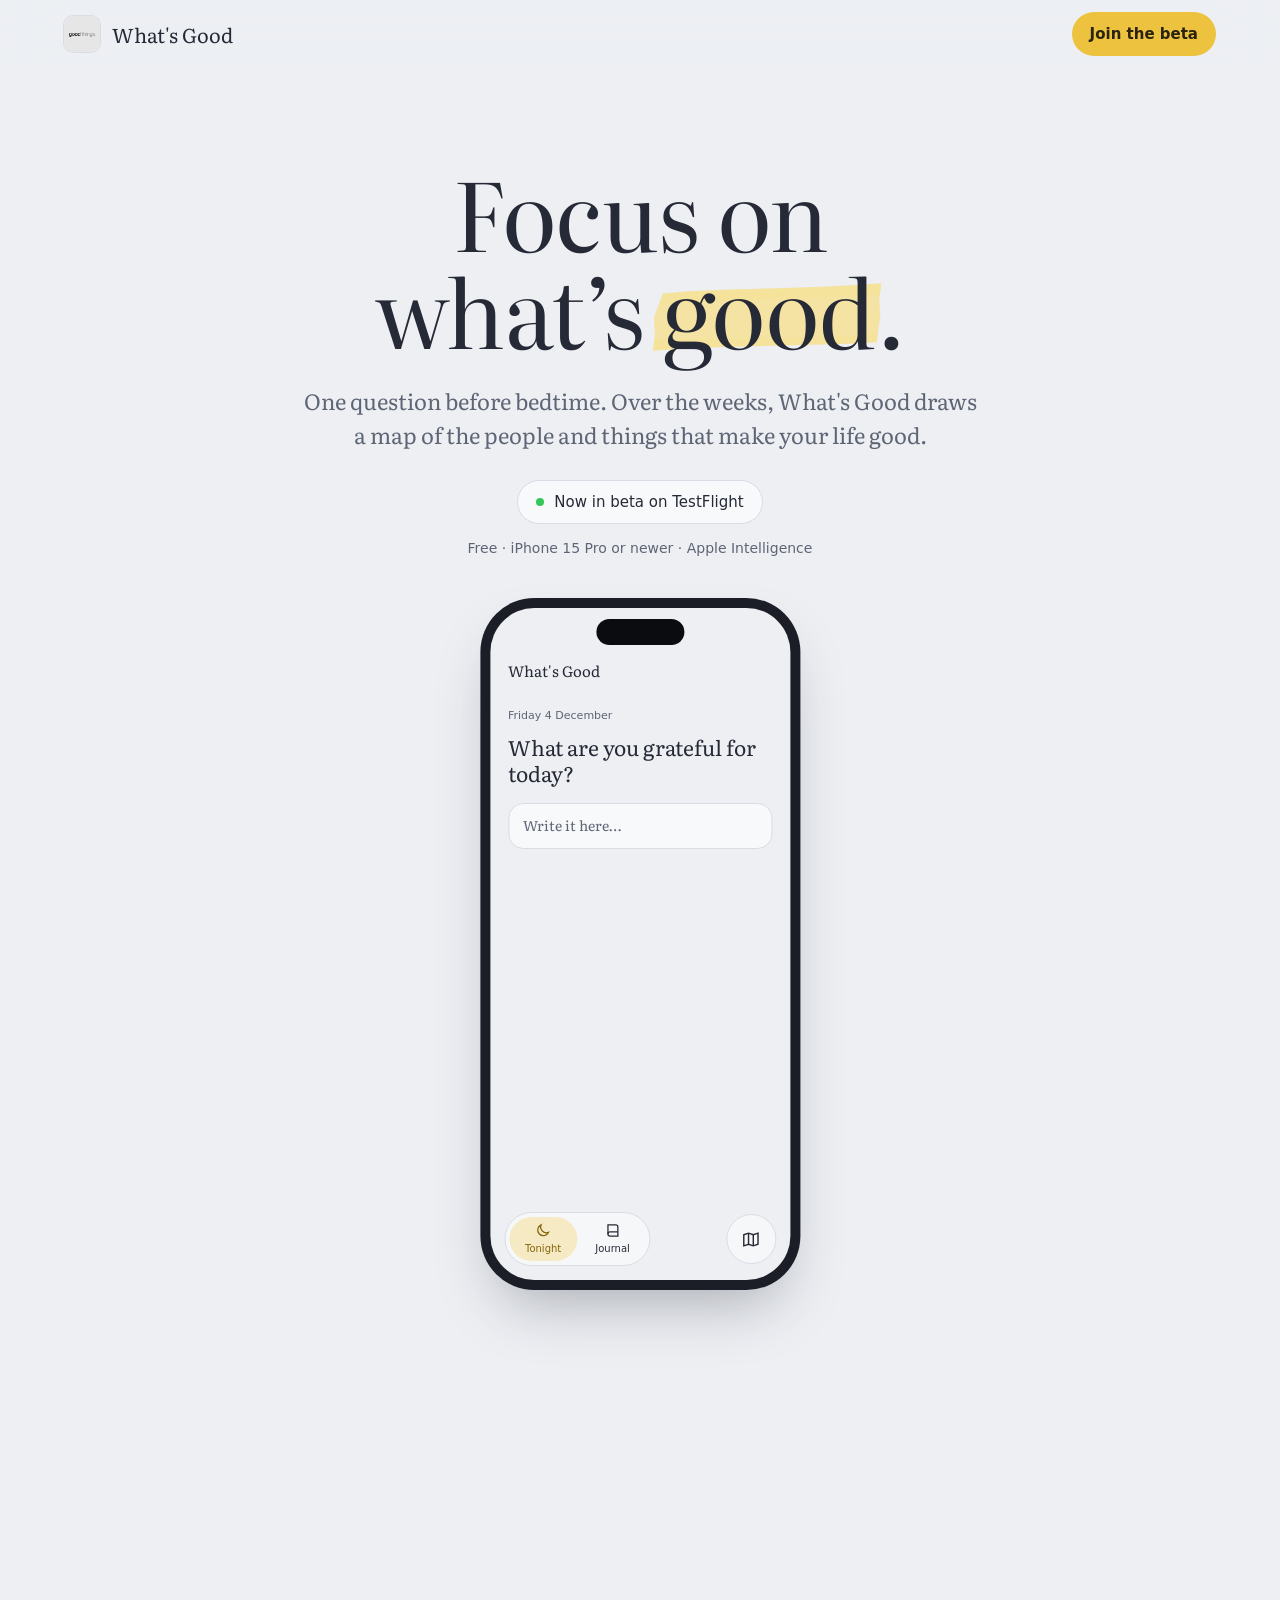
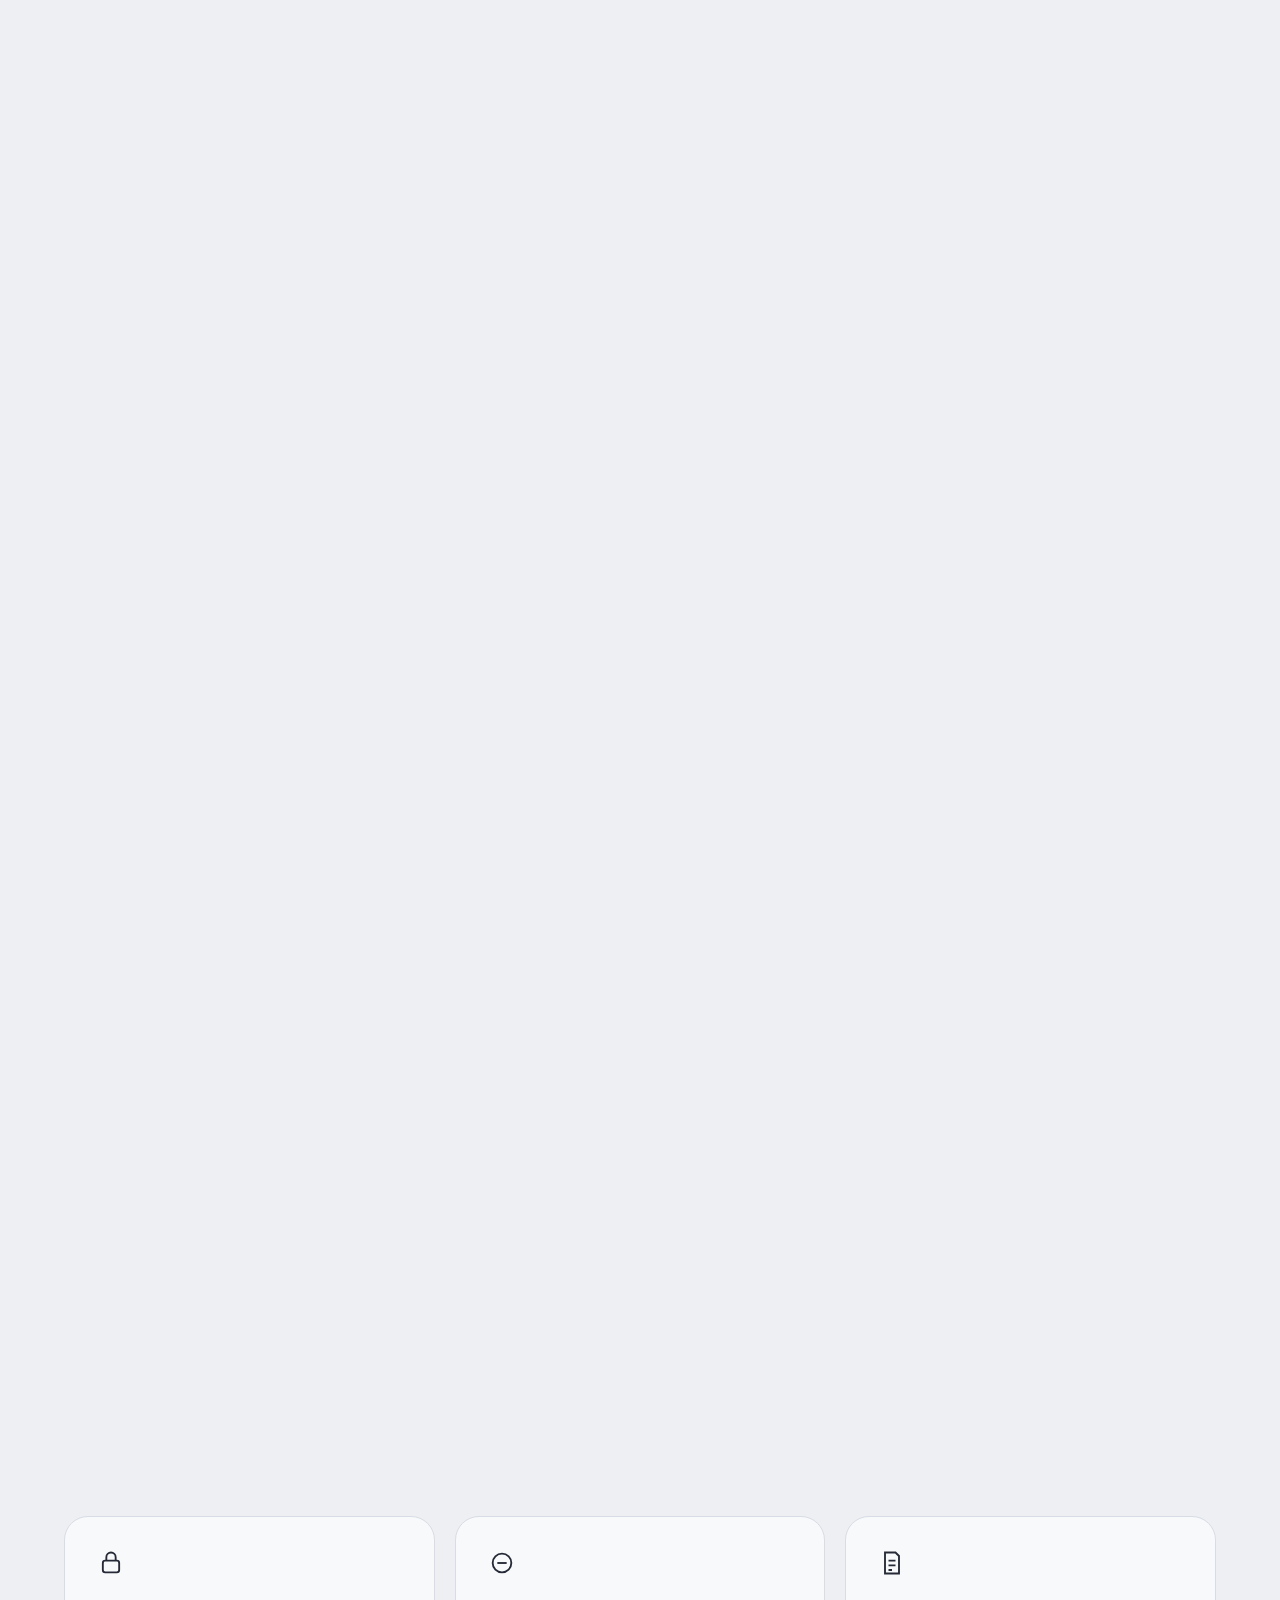
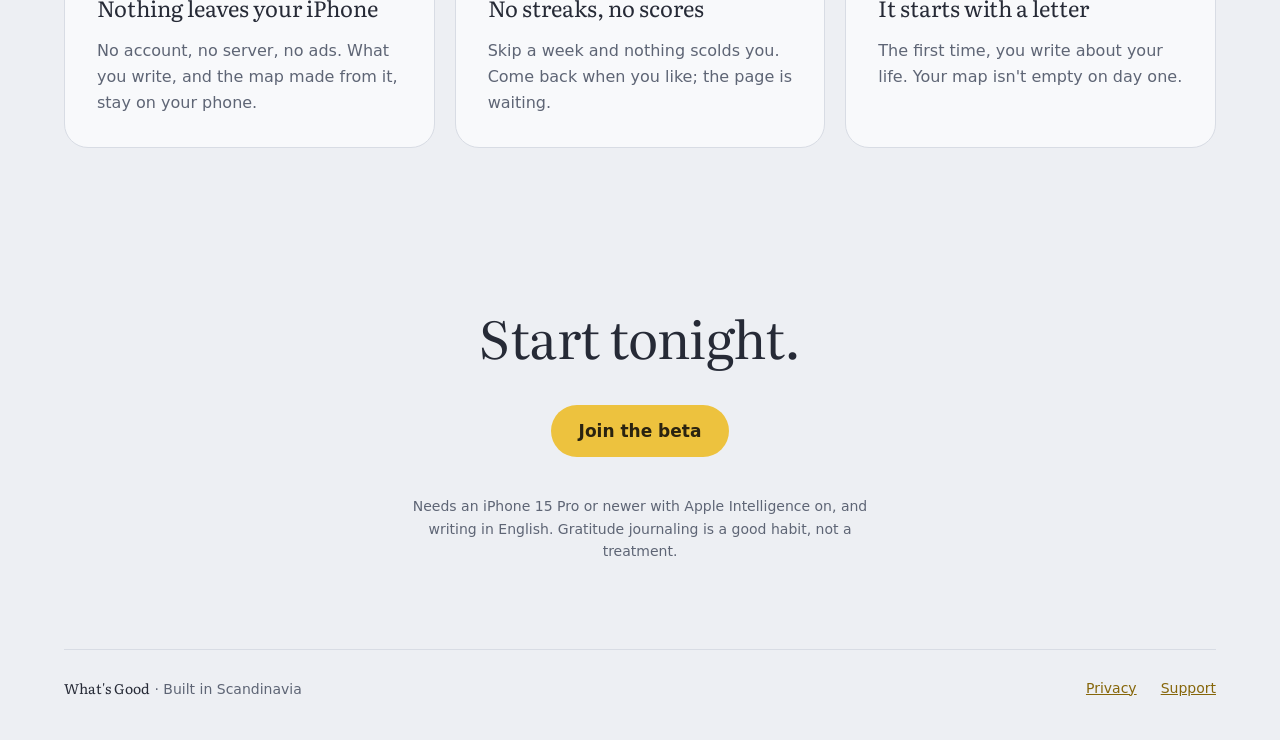
<file: index.html>
<!doctype html>
<html lang="en">
<head>
<meta charset="utf-8">
<meta name="viewport" content="width=device-width, initial-scale=1">
<title>What's Good · An evening gratitude journal for iPhone</title>
<meta name="description" content="One question before bedtime. Over the weeks, What's Good draws a map of the people and things that make your life good. Now in beta on TestFlight.">
<meta name="theme-color" content="#EDEFF3" media="(prefers-color-scheme: light)">
<meta name="theme-color" content="#171B26" media="(prefers-color-scheme: dark)">
<meta property="og:title" content="What's Good">
<meta property="og:description" content="Focus on what&rsquo;s good. An evening gratitude journal for iPhone, now in beta.">
<meta property="og:image" content="https://whatsgoodapp.vercel.app/assets/og.png?v=3">
<meta property="og:image:width" content="1200">
<meta property="og:image:height" content="630">
<meta property="og:image:alt" content="Focus on what&rsquo;s good. What's Good on iPhone, now in beta on TestFlight.">
<meta property="og:type" content="website">
<meta name="twitter:card" content="summary_large_image">
<link rel="icon" href="assets/favicon.png" type="image/png">
<link rel="apple-touch-icon" href="assets/apple-touch-icon.png">
<link rel="preload" href="assets/fonts/literata-latin-opsz-normal.woff2" as="font" type="font/woff2" crossorigin>
<link rel="stylesheet" href="style.css?v=2026100502">
<script>document.documentElement.classList.add("js")</script>
</head>
<body>

<header class="site-header">
  <div class="wrap">
    <a class="brand" href="./"><img src="assets/icon.png" alt=""><span>What's Good</span></a>
    <!-- The TestFlight public link: the same on every Join the beta, on every page. -->
    <a class="btn btn-small" href="https://testflight.apple.com/join/zZkecsFE">Join the beta</a>
  </div>
</header>

<main>
  <section class="wrap hero">
    <h1>Focus on<br> what&rsquo;s <span class="mark">good</span>.</h1>
    <p>One question before bedtime. Over the weeks, What's Good draws a map of the people and things that make your life good.</p>
    <div class="cta">
      <a class="chip" href="https://testflight.apple.com/join/zZkecsFE">Now in beta on TestFlight</a>
      <span class="fine">Free · iPhone 15 Pro or newer · Apple Intelligence</span>
    </div>
  </section>

  <section class="stage" aria-label="What's Good on iPhone: Tonight, the Journal and the map">
    <div class="sky" aria-hidden="true"><div class="backdrop">
      <div class="disc ring" style="left: -300px; top: -300px; width: 600px; height: 600px"></div>
      <div class="disc ring" style="left: -470px; top: -470px; width: 940px; height: 940px"></div>
      <div class="disc" style="left: -560px; top: -330px; width: 260px; height: 260px; background: var(--rose)"></div>
      <div class="disc" style="left: 320px; top: -260px; width: 220px; height: 220px; background: var(--butter)"></div>
      <div class="disc" style="left: 300px; top: 70px; width: 300px; height: 300px; background: var(--sage)"></div>
      <div class="disc" style="left: -540px; top: 90px; width: 190px; height: 190px; background: var(--periwinkle)"></div>
    </div></div>

    <div class="side left" aria-hidden="true">
      <div class="phone"><div class="screen">
        <div class="island"></div>
        <div class="bar"><span class="serif">What's Good</span></div>
        <div class="body" style="gap: 12px">
          <span class="title">Journal</span>
          <span class="month">October 2026</span>
          <div class="card day"><header><b>2</b><span class="today">FRIDAY</span></header><div>Coffee on the balcony with Anna</div><div>A long call with Mum</div></div>
          <div class="card day"><header><b>1</b><span>THURSDAY</span></header><div>Dinner with Peter and Anna</div><div>Swam in the fjord in the rain</div></div>
        </div>
        <div class="tabs"><div class="pill"><span class="tab">Tonight</span><span class="tab on">Journal</span></div><span class="round"></span></div>
      </div></div>
    </div>

    <div class="side right" aria-hidden="true">
      <div class="phone"><div class="screen">
        <div class="island"></div>
        <div class="bar"><span class="serif">What's Good</span></div>
        <div class="map" style="left: 150px; top: 350px">
          <div class="disc ring" style="left: -90px; top: -90px; width: 180px; height: 180px"></div>
          <div class="disc ring" style="left: -150px; top: -150px; width: 300px; height: 300px"></div>
          <div class="disc" style="left: -128px; top: -150px; width: 124px; height: 124px; background: var(--rose)"></div><div class="dot" style="left: -66px; top: -88px"></div>
          <div class="disc" style="left: 26px; top: -140px; width: 84px; height: 84px; background: var(--butter)"></div><div class="dot" style="left: 68px; top: -98px"></div>
          <div class="disc" style="left: 6px; top: 44px; width: 118px; height: 118px; background: var(--sage)"></div><div class="dot" style="left: 65px; top: 103px"></div>
          <div class="disc" style="left: -132px; top: 58px; width: 78px; height: 78px; background: var(--periwinkle)"></div><div class="dot" style="left: -93px; top: 97px"></div>
          <div class="disc" style="left: -30px; top: -236px; width: 54px; height: 54px; background: var(--lilac)"></div><div class="dot" style="left: -3px; top: -209px"></div>
          <div class="disc" style="left: -44px; top: 180px; width: 58px; height: 58px; background: var(--sky)"></div><div class="dot" style="left: -15px; top: 209px"></div>
          <div class="disc you" style="left: -11px; top: -11px; width: 22px; height: 22px"></div>
          <span class="nm" style="left: -66px; top: -172px; font-size: 14px">Family</span>
          <span class="nm" style="left: 68px; top: -162px; font-size: 14px">Food</span>
          <span class="nm" style="left: 65px; top: 22px; font-size: 14px">Outdoors</span>
          <span class="nm" style="left: -93px; top: 36px; font-size: 14px">Friends</span>
          <span class="nm" style="left: -3px; top: -256px; font-size: 12px">Music</span>
          <span class="nm" style="left: -15px; top: 160px; font-size: 12px">Sport</span>
          <span class="nm" style="left: 0; top: -30px; font: 600 11px var(--sans)">You</span>
        </div>
        <div class="tabs"><div class="pill"><span class="tab">Tonight</span><span class="tab">Journal</span></div><span class="round on"></span></div>
      </div></div>
    </div>

    <div class="front">
      <div class="phone" role="img" aria-label="Tonight: the question “What are you grateful for today?” with three good things written below it">
        <div class="screen" aria-hidden="true">
          <div class="island"></div>
          <div class="bar"><span class="serif">What's Good</span></div>
          <div class="body">
            <span class="date">Friday 2 October</span>
            <span class="question">What are you grateful for today?</span>
            <div class="card" style="min-height: 56px">The first frost on the car, and Lena scraping it in her pyjamas<span class="caret"></span></div>
            <div class="card">Walked Sutyi in the park, the leaves are turning</div>
            <div class="card">A long call with Mum</div>
            <div class="card">Coffee on the balcony before anyone was up</div>
          </div>
          <div class="tabs">
            <div class="pill">
              <span class="tab on"><svg width="17" height="17" viewBox="0 0 24 24" fill="none" stroke-width="1.8"><path d="M20 14.5A8 8 0 0 1 9.5 4a8 8 0 1 0 10.5 10.5z"/></svg>Tonight</span>
              <span class="tab"><svg width="17" height="17" viewBox="0 0 24 24" fill="none" stroke-width="1.8"><path d="M5 4h11a3 3 0 0 1 3 3v13H8a3 3 0 0 1-3-3z"/><path d="M5 17a3 3 0 0 1 3-3h11"/></svg>Journal</span>
            </div>
            <span class="round"><svg width="19" height="19" viewBox="0 0 24 24" fill="none" stroke-width="1.8"><path d="M3 6l6-2 6 2 6-2v14l-6 2-6-2-6 2z"/><path d="M9 4v14M15 6v14"/></svg></span>
          </div>
        </div>
      </div>
    </div>
  </section>

  <!-- The app's story told by scrolling. The phone pins under the header and each swipe moves it one step
       on; the words follow, above it on a phone and beside it wider. Shown only with JavaScript (see .js in
       <head>); without it, the hero's phones and the feature sections show instead. -->
  <section class="story" aria-labelledby="story-title">
    <h2 class="sr-only" id="story-title">How What's Good works</h2>
    <ol class="sr-only">
      <li>Tonight. One question every night: write what was good today and press return. One card is enough.</li>
      <li>Journal. Every evening is kept, one card a day, in the order you wrote it.</li>
      <li>Map. The people and things you write about gather around you, closer the more they matter. You never tag anything.</li>
      <li>Look closer, down to the morning you wrote about. It's all drawn on your iPhone.</li>
    </ol>

    <div class="story-pin" aria-hidden="true">
      <div class="story-caption">
        <h2 data-cap="title">One question every night.</h2>
        <p data-cap="text">Write what was good today. One card is enough.</p>
      </div>

      <div class="story-phone">
        <div class="phone">
          <div class="screen">
            <div class="island"></div>
            <div class="bar"><span class="serif">What's Good</span></div>

            <div class="view" data-view="tonight">
              <div class="body">
                <span class="date" data-today></span>
                <span class="question">What are you grateful for today?</span>
                <div class="card field" data-field><span class="placeholder">Write it here…</span></div>
                <div class="cards" data-cards></div>
              </div>
            </div>

            <div class="view" data-view="journal">
              <div class="scroller" data-scroller>
                <div class="body" style="gap: 12px" data-journal>
                  <span class="title">Journal</span>
                  <div class="days" data-days></div>
                </div>
              </div>
            </div>

            <div class="view" data-view="map">
              <div class="zoomed" data-zoom>
              <div class="map" style="left: 150px; top: 350px">
                <div class="disc ring" style="left: -90px; top: -90px; width: 180px; height: 180px"></div>
                <div class="disc ring" style="left: -150px; top: -150px; width: 300px; height: 300px"></div>
                <div class="disc you" style="left: -11px; top: -11px; width: 22px; height: 22px"></div>
                <span class="nm" style="left: 0; top: -30px; font: 600 11px var(--sans)">You</span>
                <div class="cl" data-n="1"><div class="disc" style="left: -128px; top: -150px; width: 124px; height: 124px; background: var(--rose)"></div><div class="dot" style="left: -66px; top: -88px"></div><span class="nm" style="left: -66px; top: -172px; font-size: 14px">Family</span></div>
                <div class="cl" data-n="2"><div class="disc" style="left: 6px; top: 44px; width: 118px; height: 118px; background: var(--sage)"></div><div class="dot" style="left: 65px; top: 103px"></div><span class="nm" style="left: 65px; top: 22px; font-size: 14px">Outdoors</span></div>
                <div class="cl" data-n="3"><div class="disc" style="left: 26px; top: -140px; width: 84px; height: 84px; background: var(--butter)"></div><div class="dot" style="left: 68px; top: -98px"></div><span class="nm" style="left: 68px; top: -162px; font-size: 14px">Food</span></div>
                <div class="cl" data-n="4"><div class="disc" style="left: -132px; top: 58px; width: 78px; height: 78px; background: var(--periwinkle)"></div><div class="dot" style="left: -93px; top: 97px"></div><span class="nm" style="left: -93px; top: 36px; font-size: 14px">Friends</span></div>
                <div class="cl" data-n="5"><div class="disc" style="left: -30px; top: -236px; width: 54px; height: 54px; background: var(--lilac)"></div><div class="dot" style="left: -3px; top: -209px"></div><span class="nm" style="left: -3px; top: -256px; font-size: 12px">Music</span></div>
                <div class="cl" data-n="6"><div class="disc" style="left: -44px; top: 180px; width: 58px; height: 58px; background: var(--sky)"></div><div class="dot" style="left: -15px; top: 209px"></div><span class="nm" style="left: -15px; top: 160px; font-size: 12px">Sport</span></div>
              </div>
              </div>
            </div>

            <div class="view" data-view="outdoors">
              <div class="zoomed" data-zoomed-in>
              <div class="map" style="left: 150px; top: 330px">
                <div class="disc" style="left: -230px; top: -230px; width: 460px; height: 460px; background: var(--sage); opacity: .55"></div>
                <div class="disc" style="left: -128px; top: -170px; width: 170px; height: 170px; background: var(--sky); opacity: .9"></div>
                <div class="disc" style="left: -6px; top: 6px; width: 150px; height: 150px; background: var(--butter); opacity: .85"></div>
                <span class="nm" style="left: -43px; top: -196px; font-size: 18px">Cycling</span>
                <span class="nm" style="left: 69px; top: -20px; font-size: 18px">Hiking</span>
                <div class="dot" style="left: -80px; top: -110px"></div><span class="nm" style="left: -80px; top: -132px; font-size: 13px">Bikepacking</span>
                <div class="dot" style="left: -10px; top: -60px"></div><span class="nm" style="left: -10px; top: -82px; font-size: 13px">Commute</span>
                <div class="dot" style="left: 69px; top: 80px"></div><span class="nm" style="left: 69px; top: 58px; font-size: 13px">Forest walks</span>
                <div class="disc you" style="left: -104.5px; top: 87.5px; width: 9px; height: 9px"></div>
                <div class="moment" data-moment style="left: -104px; top: 106px; width: 104px">“Cycled to work through the fog, city still quiet.”</div>
              </div>
              </div>
            </div>

            <div class="tabs">
              <div class="pill">
                <span class="tab" data-tab="tonight"><svg width="17" height="17" viewBox="0 0 24 24" fill="none" stroke-width="1.8"><path d="M20 14.5A8 8 0 0 1 9.5 4a8 8 0 1 0 10.5 10.5z"/></svg>Tonight</span>
                <span class="tab" data-tab="journal"><svg width="17" height="17" viewBox="0 0 24 24" fill="none" stroke-width="1.8"><path d="M5 4h11a3 3 0 0 1 3 3v13H8a3 3 0 0 1-3-3z"/><path d="M5 17a3 3 0 0 1 3-3h11"/></svg>Journal</span>
              </div>
              <span class="round" data-tab="map"><svg width="19" height="19" viewBox="0 0 24 24" fill="none" stroke-width="1.8"><path d="M3 6l6-2 6 2 6-2v14l-6 2-6-2-6 2z"/><path d="M9 4v14M15 6v14"/></svg></span>
            </div>
          </div>
        </div>
      </div>
    </div>
  </section>

  <div class="wrap features">
    <section class="feature">
      <div class="copy">
        <span class="eyebrow">Tonight</span>
        <h2>One question. One card is enough.</h2>
        <p class="lede">Write what was good, press return, and it becomes a card, like a note on the fridge. An empty day is fine. The reflection is the point.</p>
        <ul class="facts"><li>Return makes a card, and it saves by itself</li><li>No forms, no tags, no word count</li><li>A gentle reminder before bed, if you want one</li></ul>
      </div>
      <div class="phone" role="img" aria-label="Tonight with two good things and the offer of an evening reminder">
        <div class="screen" aria-hidden="true">
          <div class="island"></div>
          <div class="bar"><span class="serif">What's Good</span></div>
          <div class="body">
            <span class="date">Thursday 1 October</span>
            <span class="question">What are you grateful for today?</span>
            <div class="card placeholder">Write it here…</div>
            <div class="card">Swam in the fjord in the rain</div>
            <div class="card">Dinner with Peter and Anna</div>
            <div class="nudge">
              <span class="serif">How about a reminder in the evenings?</span>
              <small>A gentle reminder comes 30 minutes before bed, and never on evenings you've already written.</small>
              <span><i>Remind me</i><em>Not now</em></span>
            </div>
          </div>
          <div class="tabs"><div class="pill"><span class="tab on">Tonight</span><span class="tab">Journal</span></div><span class="round"></span></div>
        </div>
      </div>
    </section>

    <section class="feature flip">
      <div class="copy">
        <span class="eyebrow">Journal</span>
        <h2>Every evening, kept.</h2>
        <p class="lede">At midnight the day moves into your journal: one card per day, in the order you wrote it. Something to read back on a hard one.</p>
        <ul class="facts"><li>Tap a line to change it, swipe to delete</li><li>Deleted means gone for good</li><li>It starts with a letter you write on the first day</li></ul>
      </div>
      <div class="phone" role="img" aria-label="The Journal: the last days of September, one card per day">
        <div class="screen" aria-hidden="true">
          <div class="island"></div>
          <div class="bar"><span class="serif">What's Good</span></div>
          <div class="body" style="gap: 12px">
            <span class="title">Journal</span>
            <span class="month">September 2026</span>
            <div class="card day"><header><b>30</b><span>WEDNESDAY</span></header><div>Emma read the bedtime story to me for once</div><div>The descent after the long climb</div></div>
            <div class="card day"><header><b>29</b><span>TUESDAY</span></header><div class="quiet">A quiet day.</div></div>
            <div class="card day"><header><b>28</b><span>MONDAY</span></header><div>Miso asleep on my feet the whole film</div></div>
          </div>
          <div class="tabs"><div class="pill"><span class="tab">Tonight</span><span class="tab on">Journal</span></div><span class="round"></span></div>
        </div>
      </div>
    </section>

    <section class="feature">
      <div class="copy">
        <span class="eyebrow">Map</span>
        <h2>Your life, drawn as it grows.</h2>
        <p class="lede">Apple Intelligence reads your cards on your iPhone and gathers the people, places and small rituals you keep coming back to, with you in the middle. Closer means it matters more.</p>
        <ul class="facts"><li>You never tag or sort anything</li><li>Pinch into Outdoors, then Cycling, then the morning you wrote about</li><li>Drawn on your phone; nothing is sent anywhere</li></ul>
      </div>
      <div class="phone" role="img" aria-label="The map zoomed into Outdoors: Cycling and Hiking, and a moment someone wrote">
        <div class="screen" aria-hidden="true">
          <div class="island"></div>
          <div class="bar"><span class="serif">What's Good</span></div>
          <div class="map" style="left: 150px; top: 330px">
            <div class="disc" style="left: -230px; top: -230px; width: 460px; height: 460px; background: var(--sage); opacity: .55"></div>
            <div class="disc" style="left: -128px; top: -170px; width: 170px; height: 170px; background: var(--sky); opacity: .9"></div>
            <div class="disc" style="left: -6px; top: 6px; width: 150px; height: 150px; background: var(--butter); opacity: .85"></div>
            <span class="nm" style="left: -43px; top: -196px; font-size: 18px">Cycling</span>
            <span class="nm" style="left: 69px; top: -20px; font-size: 18px">Hiking</span>
            <div class="dot" style="left: -80px; top: -110px"></div><span class="nm" style="left: -80px; top: -132px; font-size: 13px">Bikepacking</span>
            <div class="dot" style="left: -10px; top: -60px"></div><span class="nm" style="left: -10px; top: -82px; font-size: 13px">Commute</span>
            <div class="dot" style="left: 69px; top: 80px"></div><span class="nm" style="left: 69px; top: 58px; font-size: 13px">Forest walks</span>
            <div class="disc you" style="left: -128px; top: 150px; width: 9px; height: 9px"></div>
            <div class="moment" style="left: -122px; top: 170px">“Cycled to work through the fog, city still quiet.”</div>
          </div>
          <span class="nm faint" style="left: 18px; top: 96px; font-size: 24px">Outdoors</span>
          <div class="tabs"><div class="pill"><span class="tab">Tonight</span><span class="tab">Journal</span></div><span class="round on"></span></div>
        </div>
      </div>
    </section>

    <section class="values" aria-label="What's Good, in short">
      <div class="value">
        <svg width="28" height="28" viewBox="0 0 24 24" fill="none" stroke-width="1.6" aria-hidden="true"><rect x="5" y="10" width="14" height="10" rx="2"/><path d="M8 10V7a4 4 0 0 1 8 0v3"/></svg>
        <h3>Nothing leaves your iPhone</h3>
        <p>No account, no server, no ads. What you write, and the map made from it, stay on your phone.</p>
      </div>
      <div class="value">
        <svg width="28" height="28" viewBox="0 0 24 24" fill="none" stroke-width="1.6" aria-hidden="true"><circle cx="12" cy="12" r="8"/><path d="M8 12h8"/></svg>
        <h3>No streaks, no scores</h3>
        <p>Skip a week and nothing scolds you. Come back when you like; the page is waiting.</p>
      </div>
      <div class="value">
        <svg width="28" height="28" viewBox="0 0 24 24" fill="none" stroke-width="1.6" aria-hidden="true"><path d="M6 3h9l3 3v15H6z"/><path d="M9 10h6M9 14h6M9 18h3"/></svg>
        <h3>It starts with a letter</h3>
        <p>The first time, you write about your life. Your map isn't empty on day one.</p>
      </div>
    </section>

    <section class="closing" id="join">
      <h2>Start tonight.</h2>
      <a class="btn" href="https://testflight.apple.com/join/zZkecsFE">Join the beta</a>
      <p class="fine">Needs an iPhone 15 Pro or newer with Apple Intelligence on, and writing in English. Gratitude journaling is a good habit, not a treatment.</p>
    </section>
  </div>
</main>

<div class="wrap">
  <footer class="site-footer">
    <span><span class="serif" style="color: var(--ink)">What's Good</span> · Built in Scandinavia</span>
    <nav><a href="privacy.html">Privacy</a><a href="support.html">Support</a></nav>
  </footer>
</div>

<script>
// The story: the scroll position picks the step and how far into it, and the drawn phone and
// caption follow. Tonight gets two swipes (two cards are written), the rest one each. Nothing is stored or sent.
(() => {
  const story = document.querySelector('.story');
  if (!story) return;
  const $ = (q, el = story) => el.querySelector(q);
  const pin = $('.story-pin'), box = $('.story-phone'), phone = $('.story-phone .phone'), caption = $('.story-caption');
  const mobile = matchMedia('(max-width: 600px)'), still = matchMedia('(prefers-reduced-motion: reduce)');

  const steps = [
    { view: 'tonight', weight: 2, title: 'One question every night.', text: 'Write what was good today. One card is enough.' },
    { view: 'journal', weight: 2.4, title: 'Every evening, kept.', text: 'Every good thing goes into your journal, one card a day.' },
    { view: 'map', weight: 1, title: 'Your life, drawn as it grows.', text: 'What you write about gathers around you. You never tag a thing.' },
    { view: 'outdoors', weight: 1.3, title: 'Look closer.', text: 'Down to the morning you wrote about, all drawn on your iPhone.' },
  ];
  const total = steps.reduce((n, s) => n + s.weight, 0);
  const tonight = ['Pancakes with the kids before school', 'A long walk with Sutyi in the rain'];
  const past = [
    { ago: 1, lines: ['Coffee on the balcony with Anna', 'A long call with Mum'] },
    { ago: 2, lines: ['Dinner with Peter and Anna', 'Swam in the fjord in the rain'] },
    { ago: 3, lines: ['Miso asleep on my feet the whole film'] },
    { ago: 5, lines: ['The bus driver waited for me', 'Fresh bread from the corner bakery'] },
    { ago: 6, lines: ['Cycled to work through the fog, city still quiet'] },
    { ago: 8, lines: ['Emma read the bedtime story to me for once', 'The descent after the long climb'] },
    { ago: 9, lines: ['The first fire of the autumn'] },
  ];

  const el = (tag, cls, text) => { const e = document.createElement(tag); if (cls) e.className = cls; if (text) e.textContent = text; return e; };
  const fmt = (d, o) => new Intl.DateTimeFormat('en-GB', o).format(d);
  const now = new Date();
  const ago = n => new Date(now.getFullYear(), now.getMonth(), now.getDate() - n);
  $('[data-today]').textContent = `${fmt(now, { weekday: 'long' })} ${now.getDate()} ${fmt(now, { month: 'long' })}`;

  // The Journal: today's two cards, then earlier days; the newest month has no heading.
  let month = now.getMonth();
  for (const day of [{ ago: 0, lines: tonight }, ...past]) {
    const d = ago(day.ago);
    if (d.getMonth() !== month) { month = d.getMonth(); $('[data-days]').append(el('span', 'month', `${fmt(d, { month: 'long' })} ${d.getFullYear()}`)); }
    const card = el('div', 'card day'), head = el('header');
    head.append(el('b', '', String(d.getDate())), el('span', day.ago === 0 ? 'today' : '', fmt(d, { weekday: 'long' }).toUpperCase()));
    card.append(head, ...day.lines.map(t => el('div', '', t)));
    $('[data-days]').append(card);
  }

  const clamp = (v, a = 0, b = 1) => Math.min(b, Math.max(a, v));
  const ease = x => x * x * (3 - 2 * x);
  const shown = { step: -1, field: null, cards: -1 };
  let lift = 0, glide = 0, approach = 1, scale = 1;

  function size() {
    document.documentElement.style.setProperty('--header-h', `${document.querySelector('.site-header').offsetHeight}px`);
    const narrow = mobile.matches;
    const avail = narrow ? pin.clientHeight - caption.offsetHeight - 12 - 24 : pin.clientHeight - 48;
    const s = clamp(Math.min(avail / 692, narrow ? (innerWidth - 48) / 320 : 1), .4, 1);
    box.style.width = `${320 * s}px`; box.style.height = `${692 * s}px`;
    phone.style.transform = `scale(${s})`;
    scale = s;
    // At the top of the page the phone sits close under the hero: on a phone up in the caption's (still
    // empty) space, wider in the middle of the window. It moves to its place as the page scrolls, slower
    // than the text above it, and the words fade in.
    box.style.transform = '';
    const r = box.getBoundingClientRect();
    lift = narrow ? Math.max(0, caption.offsetHeight + 12 - 40) : 0;
    glide = narrow ? 0 : innerWidth / 2 - (r.left + r.width / 2);
    approach = Math.max(1, story.getBoundingClientRect().top + scrollY - (parseFloat(getComputedStyle(pin).top) || 0));
  }

  function setCaption(i, first) {
    const c = steps[i];
    $('[data-cap="title"]').textContent = c.title;
    $('[data-cap="text"]').textContent = c.text;
    // A new caption rises in; its words animate, not the caption, whose opacity follows the scroll.
    if (first || still.matches || !mobile.matches) return;
    const rise = mobile.matches ? 6 : 18;
    for (const e of caption.children) e.animate?.([{ opacity: 0, transform: `translateY(${rise}px)` }, { opacity: 1, transform: 'none' }], { duration: 450, easing: 'ease-out' });
  }

  function setField(text) {
    if (text === shown.field) return;
    shown.field = text;
    const field = $('[data-field]');
    field.replaceChildren(...(text ? [document.createTextNode(text), el('span', 'caret')] : [el('span', 'placeholder', 'Write it here…')]));
  }

  function setCards(n) {
    if (n === shown.cards) return;
    shown.cards = n;
    $('[data-cards]').replaceChildren(...tonight.slice(0, n).reverse().map(t => el('div', 'card', t)));
  }

  // Tonight: type the first good thing, return makes it a card; then the second the same way.
  function typed(text, t, from, to) {
    if (t < from || t >= to + .04) return null;
    const k = still.matches ? 1 : clamp((t - from) / (to - from));
    return text.slice(0, Math.round(k * text.length));
  }

  // The zoom into Outdoors is one move: the overview scales about the Outdoors circle until it fills the
  // screen, and the Outdoors view rides inside it, from the circle's size up to its own.
  const A = [215, 453], B = [150, 330], K = 230 / 59;
  function zoomTo(z) {
    const s = Math.pow(K, z), e = (s - 1) / (K - 1);
    const tx = A[0] + (B[0] - A[0]) * e - A[0] * s, ty = A[1] + (B[1] - A[1]) * e - A[1] * s;
    $('[data-zoom]').style.transform = `matrix(${s},0,0,${s},${tx},${ty})`;
    const s2 = s / K, tx2 = s * A[0] - s * B[0] / K + tx, ty2 = s * A[1] - s * B[1] / K + ty;
    $('[data-zoomed-in]').style.transform = `matrix(${s2},0,0,${s2},${tx2},${ty2})`;
  }

  function render() {
    const top = parseFloat(getComputedStyle(pin).top) || 0;
    const scrolled = top - story.getBoundingClientRect().top;
    const before = clamp(-scrolled / approach);
    box.style.transform = `translate(${glide * before}px, ${-lift * before}px)`;

    const unit = (story.offsetHeight - pin.offsetHeight) / total;
    let p = clamp(scrolled / (story.offsetHeight - pin.offsetHeight)) * total, i = 0;
    while (i < steps.length - 1 && p >= steps[i].weight) { p -= steps[i].weight; i++; }
    const t = clamp(p / steps[i].weight);
    if (i !== shown.step) { setCaption(i, shown.step < 0); shown.step = i; }

    // Wider, the words scroll through with you: near the end of a step they slide up and fade, and the
    // next ones rise from a little below as it begins. Heading and line move together, as one block.
    let shift = 0, fade = 1;
    if (!mobile.matches) {
      const at = p * unit, len = steps[i].weight * unit, zone = Math.min(170, len * .3);
      if (i > 0 && at < zone) { const k = 1 - at / zone; shift = k; fade = 1 - k; }
      else if (i < steps.length - 1 && at > len - zone) { const k = (at - (len - zone)) / zone; shift = -k; fade = 1 - k; }
    }
    const move = still.matches ? 0 : 56;
    caption.style.transform = shift ? `translateY(${shift * move}px)` : '';
    caption.style.opacity = ease(clamp((.75 - before) / .75)) * ease(clamp(fade));

    const view = steps[i].view;
    story.querySelectorAll('.view').forEach(v => v.classList.toggle('on', v.dataset.view === view || (view === 'outdoors' && v.dataset.view === 'map')));
    const tab = view === 'outdoors' ? 'map' : view;
    story.querySelectorAll('[data-tab]').forEach(b => b.classList.toggle('on', b.dataset.tab === tab));

    if (i === 0) {
      setField(typed(tonight[0], t, .06, .34) ?? typed(tonight[1], t, .5, .78) ?? '');
      setCards(t < .4 ? 0 : t < .84 ? 1 : 2);
    } else { setField(''); setCards(2); }

    // The Journal's page holds still at the start of its step (a fixed stretch), while its words come in, then
    // scrolls at a quarter of the speed of the page around it (measured on screen, so the phone's own scale doesn't
    // change it), up to its last day.
    const scroller = $('[data-scroller]'), page = $('[data-journal]');
    const far = Math.max(0, page.offsetHeight + 90 - scroller.clientHeight);
    const hold = unit * .3;
    const read = Math.max(0, (i === 1 ? p * unit : i > 1 ? steps[1].weight * unit : 0) - hold);
    page.style.transform = `translateY(${-Math.min(far, read * .25 / scale)}px)`;

    // The map's groups arrive one by one around You.
    const groups = i < 2 ? 0 : i > 2 || still.matches ? 6 : 1 + Math.floor(clamp(t / .85) * 5.99);
    story.querySelectorAll('.cl').forEach(g => g.classList.toggle('off', +g.dataset.n > groups));

    // Zoom into Outdoors, and the written morning appears.
    const z = i === 3 ? (still.matches ? (t > .3 ? 1 : 0) : ease(clamp(t / .6))) : 0;
    if (still.matches) { $('[data-zoom]').style.transform = ''; $('[data-zoomed-in]').style.transform = ''; } else zoomTo(z);
    $('[data-zoom]').style.opacity = i === 3 ? 1 - clamp((z - .45) / .35) : '';
    $('[data-zoomed-in]').style.opacity = clamp((z - .3) / .4);
    $('[data-moment]').style.opacity = i === 3 ? clamp((t - .7) / .2) : 0;
  }

  let queued = false;
  const frame = () => { if (!queued) { queued = true; requestAnimationFrame(() => { queued = false; render(); }); } };
  addEventListener('scroll', frame, { passive: true });
  addEventListener('resize', () => { size(); frame(); });
  mobile.addEventListener('change', () => { size(); frame(); });
  size(); render();
})();
</script>

</body>
</html>
</file>
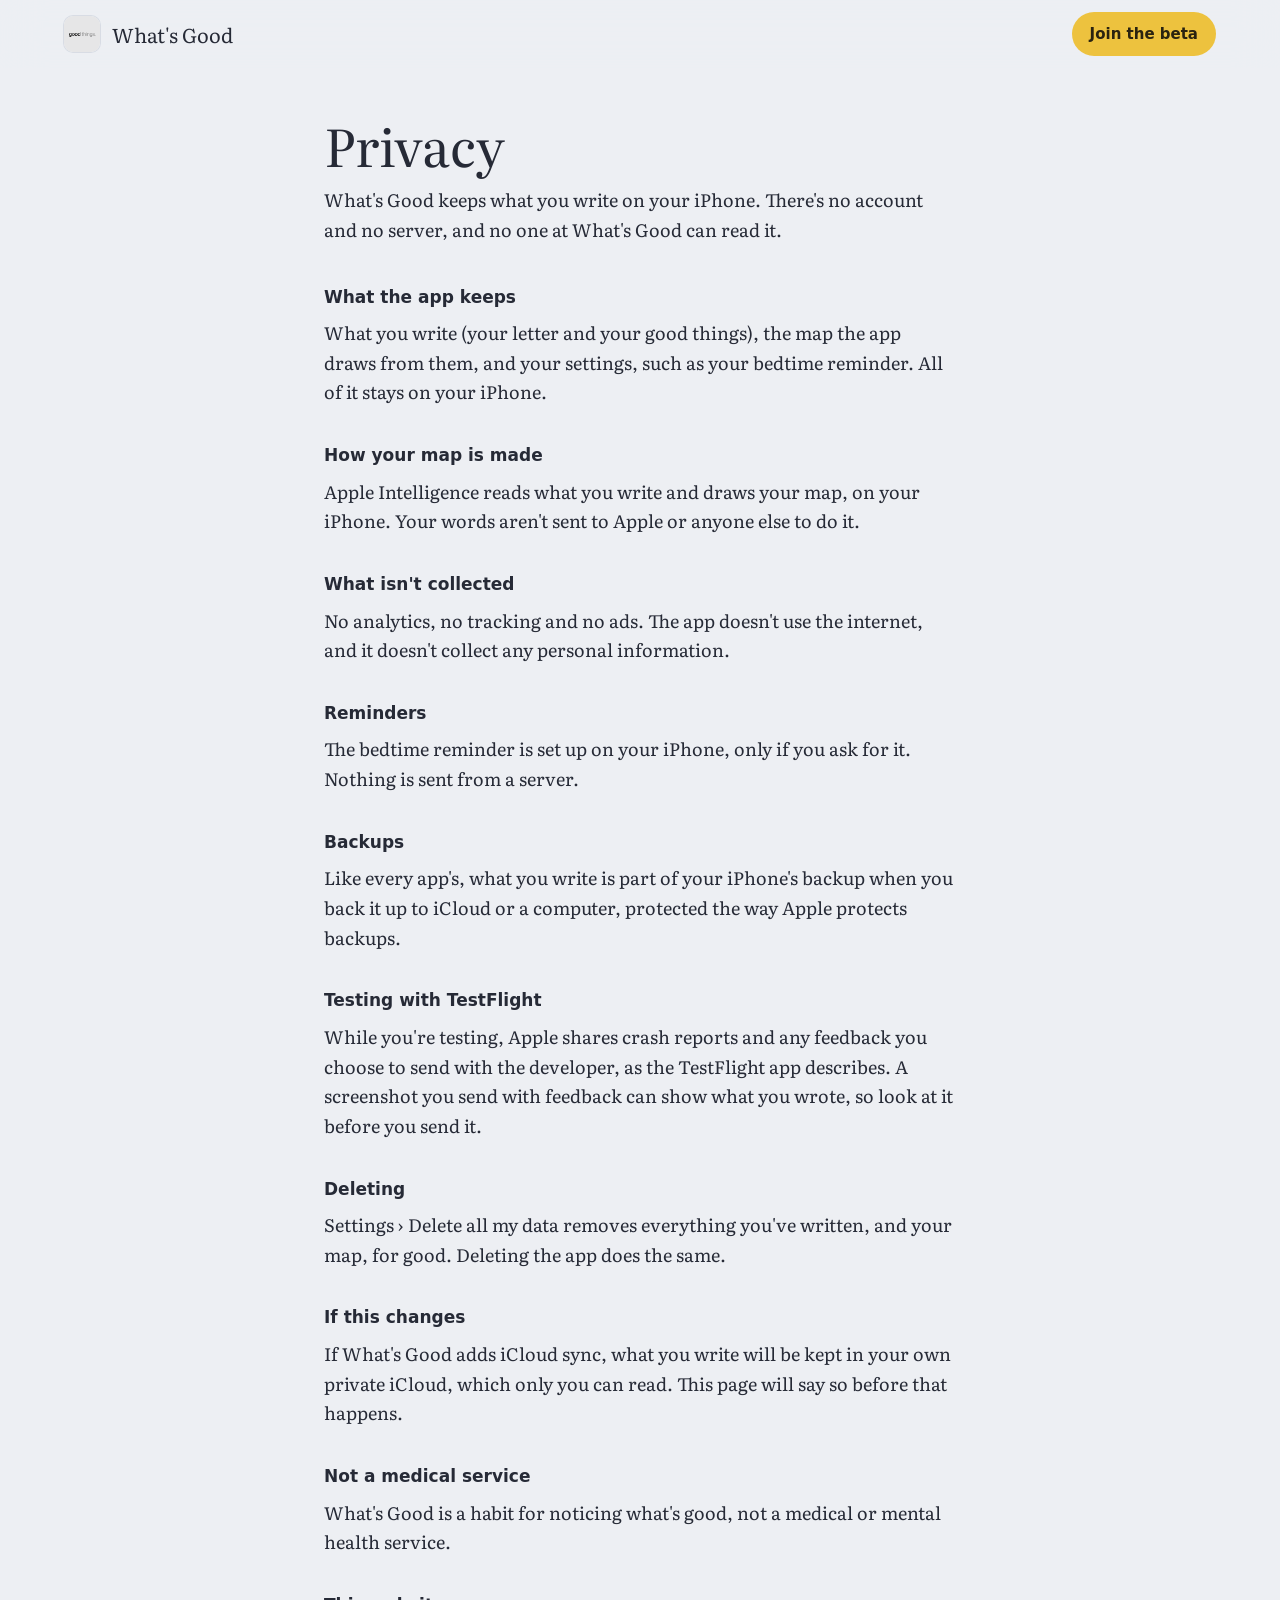
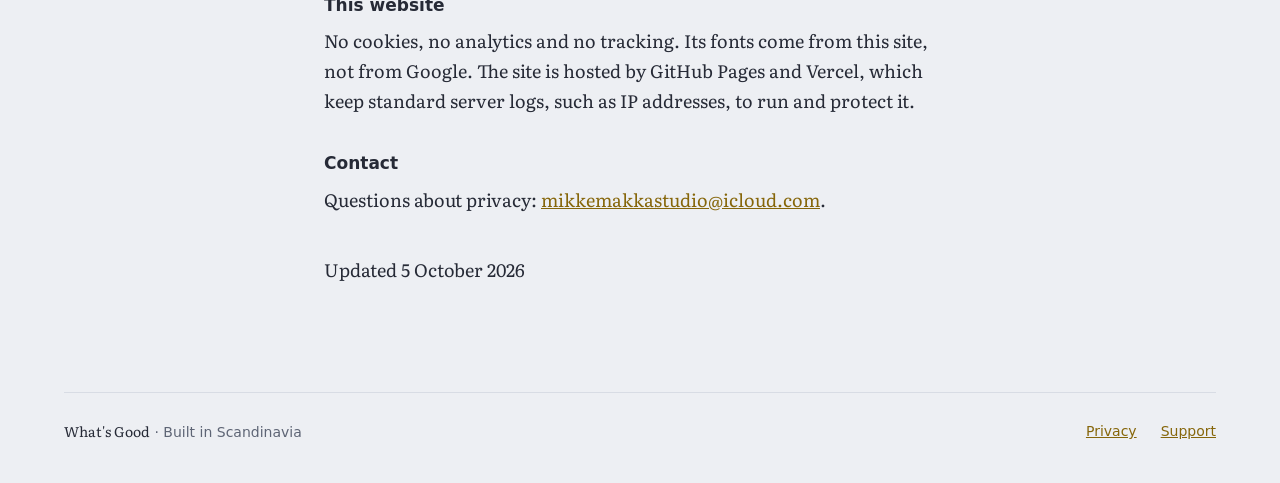
<file: privacy.html>
<!doctype html>
<html lang="en">
<head>
<meta charset="utf-8">
<meta name="viewport" content="width=device-width, initial-scale=1">
<title>Privacy · What's Good</title>
<meta name="description" content="What's Good keeps what you write on your iPhone. No account, no server, no analytics.">
<meta name="theme-color" content="#EDEFF3" media="(prefers-color-scheme: light)">
<meta name="theme-color" content="#171B26" media="(prefers-color-scheme: dark)">
<link rel="icon" href="assets/favicon.png" type="image/png">
<link rel="apple-touch-icon" href="assets/apple-touch-icon.png">
<link rel="stylesheet" href="style.css?v=2026100502">
</head>
<body>
<header class="site-header">
  <div class="wrap">
    <a class="brand" href="./"><img src="assets/icon.png" alt=""><span>What's Good</span></a>
    <a class="btn btn-small" href="https://testflight.apple.com/join/zZkecsFE">Join the beta</a>
  </div>
</header>
<!-- The same wording as the app's Settings › Privacy (whatsgood: WhatsGood/Features/Settings/PrivacyView.swift).
     Change both together, and the date. The address privacy.html is in App Store Connect: never rename it. -->
<main class="page">
<h1>Privacy</h1>
<p class="lede">What's Good keeps what you write on your iPhone. There's no account and no server, and no one at What's Good can read it.</p>
<h2>What the app keeps</h2>
<p>What you write (your letter and your good things), the map the app draws from them, and your settings, such as your bedtime reminder. All of it stays on your iPhone.</p>
<h2>How your map is made</h2>
<p>Apple Intelligence reads what you write and draws your map, on your iPhone. Your words aren't sent to Apple or anyone else to do it.</p>
<h2>What isn't collected</h2>
<p>No analytics, no tracking and no ads. The app doesn't use the internet, and it doesn't collect any personal information.</p>
<h2>Reminders</h2>
<p>The bedtime reminder is set up on your iPhone, only if you ask for it. Nothing is sent from a server.</p>
<h2>Backups</h2>
<p>Like every app's, what you write is part of your iPhone's backup when you back it up to iCloud or a computer, protected the way Apple protects backups.</p>
<h2>Testing with TestFlight</h2>
<p>While you're testing, Apple shares crash reports and any feedback you choose to send with the developer, as the TestFlight app describes. A screenshot you send with feedback can show what you wrote, so look at it before you send it.</p>
<h2>Deleting</h2>
<p>Settings › Delete all my data removes everything you've written, and your map, for good. Deleting the app does the same.</p>
<h2>If this changes</h2>
<p>If What's Good adds iCloud sync, what you write will be kept in your own private iCloud, which only you can read. This page will say so before that happens.</p>
<h2>Not a medical service</h2>
<p>What's Good is a habit for noticing what's good, not a medical or mental health service.</p>
<h2>This website</h2>
<p>No cookies, no analytics and no tracking. Its fonts come from this site, not from Google. The site is hosted by GitHub Pages and Vercel, which keep standard server logs, such as IP addresses, to run and protect it.</p>
<h2>Contact</h2>
<p>Questions about privacy: <a href="mailto:mikkemakkastudio@icloud.com">mikkemakkastudio@icloud.com</a>.</p>
<p class="fine">Updated 5 October 2026</p>
</main>
<div class="wrap">
  <footer class="site-footer">
    <span><span class="serif" style="color: var(--ink)">What's Good</span> · Built in Scandinavia</span>
    <nav><a href="privacy.html">Privacy</a><a href="support.html">Support</a></nav>
  </footer>
</div>
</body>
</html>
</file>
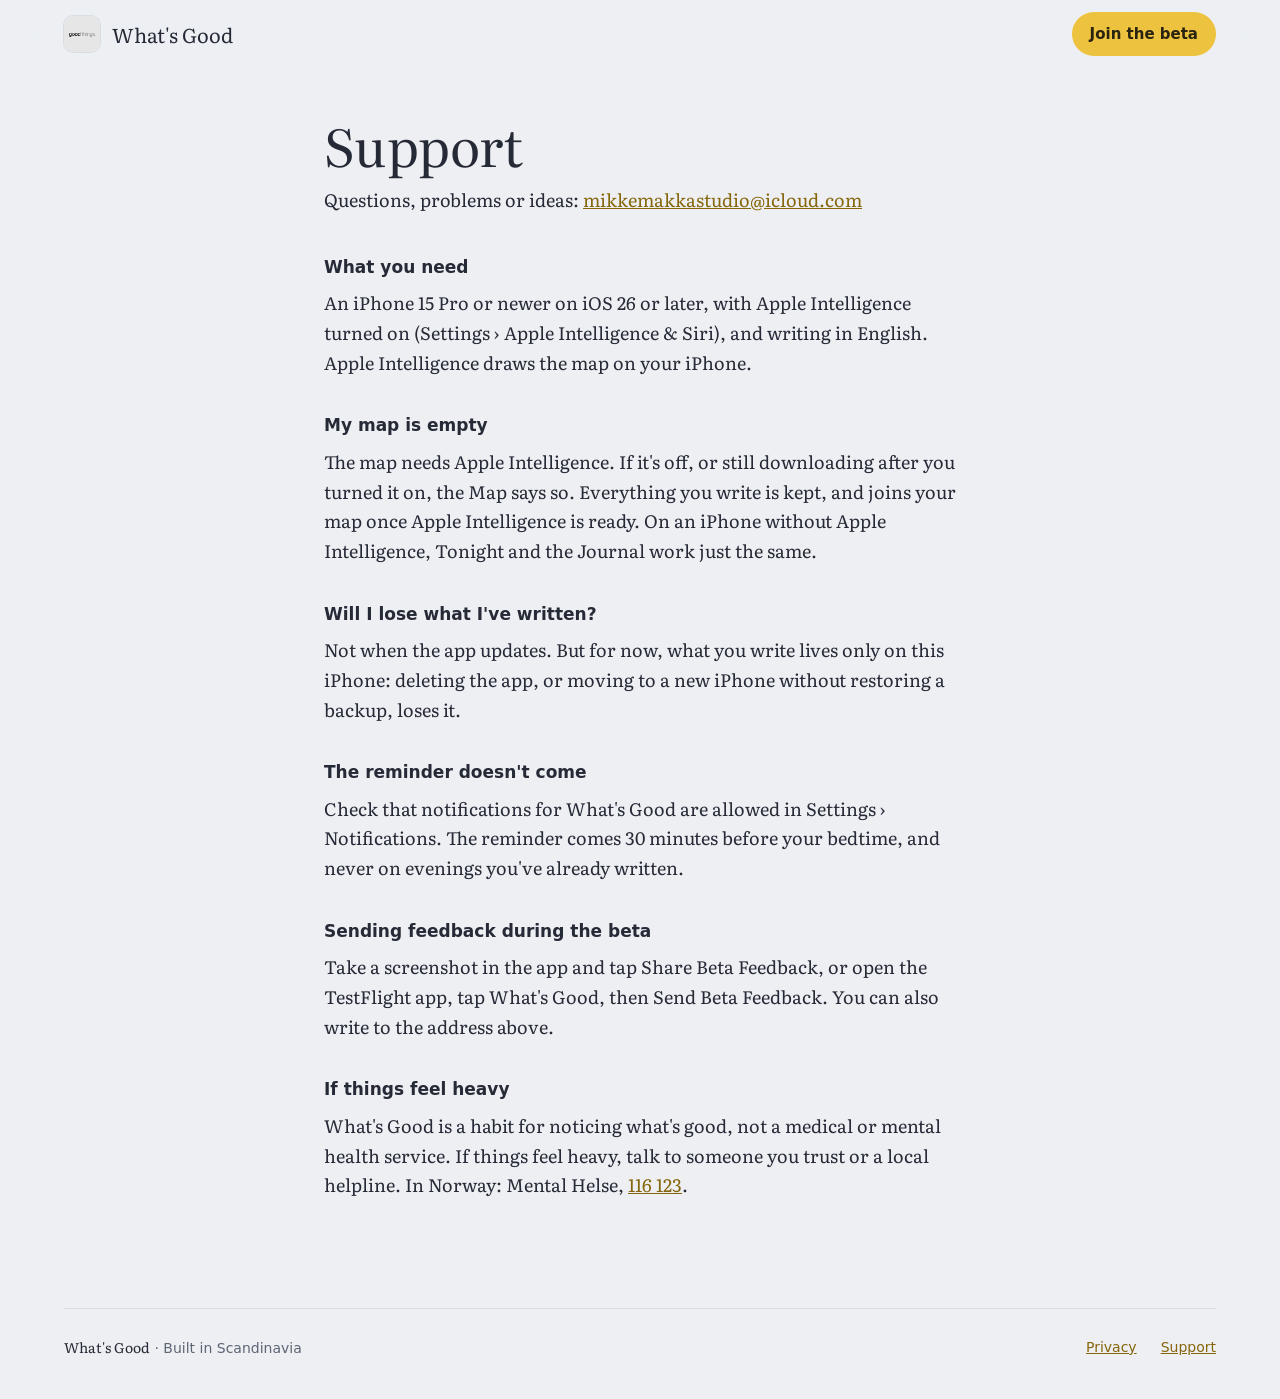
<file: support.html>
<!doctype html>
<html lang="en">
<head>
<meta charset="utf-8">
<meta name="viewport" content="width=device-width, initial-scale=1">
<title>Support · What's Good</title>
<meta name="description" content="Help with What's Good: what you need, an empty map, reminders and feedback.">
<meta name="theme-color" content="#EDEFF3" media="(prefers-color-scheme: light)">
<meta name="theme-color" content="#171B26" media="(prefers-color-scheme: dark)">
<link rel="icon" href="assets/favicon.png" type="image/png">
<link rel="apple-touch-icon" href="assets/apple-touch-icon.png">
<link rel="stylesheet" href="style.css?v=2026100502">
</head>
<body>
<header class="site-header">
  <div class="wrap">
    <a class="brand" href="./"><img src="assets/icon.png" alt=""><span>What's Good</span></a>
    <a class="btn btn-small" href="https://testflight.apple.com/join/zZkecsFE">Join the beta</a>
  </div>
</header>
<!-- The address support.html is linked from the app's Settings and App Store Connect: never rename it. -->
<main class="page">
<h1>Support</h1>
<p class="lede">Questions, problems or ideas: <a href="mailto:mikkemakkastudio@icloud.com">mikkemakkastudio@icloud.com</a></p>
<h2>What you need</h2>
<p>An iPhone 15 Pro or newer on iOS 26 or later, with Apple Intelligence turned on (Settings › Apple Intelligence &amp; Siri), and writing in English. Apple Intelligence draws the map on your iPhone.</p>
<h2>My map is empty</h2>
<p>The map needs Apple Intelligence. If it's off, or still downloading after you turned it on, the Map says so. Everything you write is kept, and joins your map once Apple Intelligence is ready. On an iPhone without Apple Intelligence, Tonight and the Journal work just the same.</p>
<h2>Will I lose what I've written?</h2>
<p>Not when the app updates. But for now, what you write lives only on this iPhone: deleting the app, or moving to a new iPhone without restoring a backup, loses it.</p>
<h2>The reminder doesn't come</h2>
<p>Check that notifications for What's Good are allowed in Settings › Notifications. The reminder comes 30 minutes before your bedtime, and never on evenings you've already written.</p>
<h2>Sending feedback during the beta</h2>
<p>Take a screenshot in the app and tap Share Beta Feedback, or open the TestFlight app, tap What's Good, then Send Beta Feedback. You can also write to the address above.</p>
<h2>If things feel heavy</h2>
<p>What's Good is a habit for noticing what's good, not a medical or mental health service. If things feel heavy, talk to someone you trust or a local helpline. In Norway: Mental Helse, <a href="tel:116123">116 123</a>.</p>
</main>
<div class="wrap">
  <footer class="site-footer">
    <span><span class="serif" style="color: var(--ink)">What's Good</span> · Built in Scandinavia</span>
    <nav><a href="privacy.html">Privacy</a><a href="support.html">Support</a></nav>
  </footer>
</div>
</body>
</html>
</file>
<file: style.css>
/* What's Good — the website. Tokens mirror the app's (whatsgood: docs/design-tokens.md);
   change them there first, then here. Paths are relative: the site is served from
   mikkemakka.github.io/whatsgood-site/ as well as from Vercel. */

@font-face {
  font-family: "Literata";
  font-style: normal;
  font-display: swap;
  font-weight: 200 900;
  src: url("assets/fonts/literata-latin-opsz-normal.woff2") format("woff2-variations");
  unicode-range: U+0000-00FF, U+0131, U+0152-0153, U+02BB-02BC, U+02C6, U+02DA, U+02DC, U+0304, U+0308, U+0329,
    U+2000-206F, U+20AC, U+2122, U+2191, U+2193, U+2212, U+2215, U+FEFF, U+FFFD;
}
@font-face {
  font-family: "Literata";
  font-style: normal;
  font-display: swap;
  font-weight: 200 900;
  src: url("assets/fonts/literata-latin-ext-opsz-normal.woff2") format("woff2-variations");
  unicode-range: U+0100-02BA, U+02BD-02C5, U+02C7-02CC, U+02CE-02D7, U+02DD-02FF, U+0304, U+0308, U+0329,
    U+1D00-1DBF, U+1E00-1E9F, U+1EF2-1EFF, U+2020, U+20A0-20AB, U+20AD-20C0, U+2113, U+2C60-2C7F, U+A720-A7FF;
}

:root {
  --bg: #EDEFF3;
  --surface: #F8F9FB;
  --ink: #262A36;
  --muted: #5E6575;
  --line: #D8DCE4;
  --accent: #EDC23E;
  --accent-hover: #E2B52C;
  --on-accent: #2A2310;
  --link: #86660A;
  --soft-yellow: #F5EAC4;
  --highlighter: rgba(255, 210, 40, .5);
  --ring: #CCD1DB;
  --today: #D93A3F;
  --live: #34C759;
  --rose: #F2CCD7;
  --peach: #F7D5C2;
  --butter: #F3E3A8;
  --sage: #C3DDD0;
  --sky: #C7DFF2;
  --lilac: #D6CCEA;
  --periwinkle: #CFD5F4;
  --bezel: #1B1E26;
  --island: #0B0C10;
  --glass: rgba(248, 249, 251, .86);
  --shadow: 0 30px 60px -20px rgba(38, 42, 54, .35);
  --serif: "Literata", Georgia, "Times New Roman", serif;
  --sans: -apple-system, BlinkMacSystemFont, "SF Pro Text", "Helvetica Neue", system-ui, sans-serif;
  color-scheme: light dark;
}

@media (prefers-color-scheme: dark) {
  :root {
    --bg: #171B26;
    --surface: #1F2432;
    --ink: #E7E6EE;
    --muted: #A3A8B8;
    --line: #2F3547;
    --accent: #F2CC5B;
    --accent-hover: #F5D676;
    --on-accent: #231D0A;
    --link: #F2CC5B;
    --soft-yellow: #3A3320;
    --highlighter: rgba(246, 210, 86, .4);
    --ring: #343B4F;
    --today: #FF6961;
    --live: #30D158;
    --rose: #4C2D39;
    --peach: #4E3529;
    --butter: #4A4025;
    --sage: #2D4A3E;
    --sky: #26405A;
    --lilac: #3B3456;
    --periwinkle: #2E3456;
    --bezel: #0B0D12;
    --island: #000;
    --glass: rgba(31, 36, 50, .86);
    --shadow: 0 30px 60px -20px rgba(0, 0, 0, .6);
  }
}

* { box-sizing: border-box; }
html { -webkit-text-size-adjust: 100%; scroll-behavior: smooth; scroll-padding-top: 88px; }
@media (prefers-reduced-motion: reduce) { html { scroll-behavior: auto; } }
body { margin: 0; background: var(--bg); color: var(--ink); font: 17px/1.5 var(--sans); }
html, body { overflow-x: clip; }
img { max-width: 100%; display: block; }
a { color: var(--link); }
a:focus-visible, button:focus-visible { outline: 2px solid var(--link); outline-offset: 3px; }
h1, h2, h3, .serif { font-family: var(--serif); font-weight: 400; }
h1, h2 { text-wrap: balance; }
/* The highlight behind a word, drawn like a highlighter pen: a translucent stroke with chisel-cut ends and
   a little more ink where it overlapped, slightly askew, behind the letters. It reaches past the word
   without pushing the text around it. */
.mark { position: relative; display: inline-block; isolation: isolate; }
.mark::before {
  content: ""; position: absolute; z-index: -1; left: -.14em; right: -.1em; top: .2em; bottom: .02em;
  background: var(--highlighter); transform: rotate(-1.2deg);
  -webkit-mask: url("data:image/svg+xml,%3Csvg%20xmlns='http://www.w3.org/2000/svg'%20viewBox='0%200%20200%2040'%20preserveAspectRatio='none'%3E%3Cpath%20d='M13%206.5C60%204%20130%206%20197.5%203.5L195.5%2012L196%2021L192.5%2034.5C130%2036%2062%2034%203.5%2036.5L5.5%2028L5%2019Z'%20fill-opacity='.8'/%3E%3Cpath%20d='M12.5%207C60%204.5%20130%206.5%20197%204L196%209.5C130%2011.5%2060%2010%2011%2012.5Z'%20fill-opacity='.3'/%3E%3Cpath%20d='M5%2030.5C62%2032%20130%2031%20193.5%2030.5L192.5%2034.5C130%2036%2062%2034%203.5%2036.5Z'%20fill-opacity='.3'/%3E%3C/svg%3E") center / 100% 100% no-repeat;
  mask: url("data:image/svg+xml,%3Csvg%20xmlns='http://www.w3.org/2000/svg'%20viewBox='0%200%20200%2040'%20preserveAspectRatio='none'%3E%3Cpath%20d='M13%206.5C60%204%20130%206%20197.5%203.5L195.5%2012L196%2021L192.5%2034.5C130%2036%2062%2034%203.5%2036.5L5.5%2028L5%2019Z'%20fill-opacity='.8'/%3E%3Cpath%20d='M12.5%207C60%204.5%20130%206.5%20197%204L196%209.5C130%2011.5%2060%2010%2011%2012.5Z'%20fill-opacity='.3'/%3E%3Cpath%20d='M5%2030.5C62%2032%20130%2031%20193.5%2030.5L192.5%2034.5C130%2036%2062%2034%203.5%2036.5Z'%20fill-opacity='.3'/%3E%3C/svg%3E") center / 100% 100% no-repeat;
}
.wrap { max-width: 1200px; margin: 0 auto; padding-inline: 24px; }
.eyebrow { font-size: 13px; letter-spacing: .08em; text-transform: uppercase; color: var(--muted); }
.lede { margin: 0; font-size: 19px; line-height: 1.6; color: var(--muted); }
.btn {
  display: inline-flex; align-items: center; justify-content: center; min-height: 52px; padding: 0 28px;
  border-radius: 999px; background: var(--accent); color: var(--on-accent); font-size: 17px; font-weight: 600;
  text-decoration: none;
}
.btn:hover { background: var(--accent-hover); }
.btn-small { min-height: 44px; padding: 0 18px; font-size: 15px; }

/* Header and footer */
/* The header stays at the top; the page passes under it, blurred. Its hairline comes in once the page moves. */
.site-header {
  position: sticky; top: 0; z-index: 10;
  background: color-mix(in srgb, var(--bg) 80%, transparent);
  -webkit-backdrop-filter: saturate(1.6) blur(20px); backdrop-filter: saturate(1.6) blur(20px);
}
.site-header .wrap { display: flex; align-items: center; justify-content: space-between; gap: 16px; padding-block: 12px; }
@supports (animation-timeline: scroll()) {
  .site-header { animation: header-line linear both; animation-timeline: scroll(); animation-range: 0 24px; }
  @keyframes header-line { to { box-shadow: 0 1px 0 var(--line); } }
}
.brand { display: flex; align-items: center; gap: 12px; color: var(--ink); text-decoration: none; min-height: 44px; }
.brand img { width: 36px; height: 36px; border-radius: 9px; box-shadow: 0 0 0 1px var(--line); }
.brand span { font-family: var(--serif); font-size: 20px; }
.site-footer { display: flex; flex-wrap: wrap; gap: 16px 32px; justify-content: space-between; padding-block: 28px 40px; border-top: 1px solid var(--line); font-size: 14px; color: var(--muted); }
.site-footer nav { display: flex; gap: 24px; }

/* Hero */
.hero { display: flex; flex-direction: column; align-items: center; gap: 28px; padding-top: 56px; text-align: center; }
.cta { display: flex; flex-direction: column; align-items: center; gap: 14px; }
/* "Now in beta": a live green dot that breathes. */
.chip { display: inline-flex; align-items: center; gap: 10px; min-height: 44px; padding: 0 18px; border-radius: 999px; background: var(--surface); border: 1px solid var(--line); font-size: 15px; color: var(--ink); text-decoration: none; }
.chip:hover { border-color: var(--muted); }
.chip::before { content: ""; width: 8px; height: 8px; border-radius: 50%; background: var(--live); animation: live 2s ease-out infinite; }
@keyframes live {
  0% { box-shadow: 0 0 0 0 color-mix(in srgb, var(--live) 55%, transparent); }
  80%, 100% { box-shadow: 0 0 0 8px color-mix(in srgb, var(--live) 0%, transparent); }
}
@media (prefers-reduced-motion: reduce) { .chip::before { animation: none; } }
.hero h1 { margin: 0; font-size: clamp(44px, 7.4vw, 100px); line-height: 1.02; letter-spacing: -.015em; max-width: 11em; }
.hero p { margin: 0; font-size: clamp(18px, 1.8vw, 22px); line-height: 1.55; color: var(--muted); max-width: 31em; font-family: var(--serif); }
.fine { font-size: 14px; color: var(--muted); }

/* The phones in the hero, on the map's rings. The phones are shown whole; the rings and colours
   behind them fade into the page at the top and bottom, so the stage has no edges. */
.stage { position: relative; height: 800px; margin-top: 56px; overflow-x: clip; }
.stage .sky {
  position: absolute; inset: 0; overflow: clip;
  -webkit-mask-image: linear-gradient(to bottom, transparent, #000 160px, #000 calc(100% - 240px), transparent);
  mask-image: linear-gradient(to bottom, transparent, #000 160px, #000 calc(100% - 240px), transparent);
}
.stage .backdrop { position: absolute; left: 50%; top: 360px; width: 0; height: 0; }
.stage .side { position: absolute; left: 50%; top: 110px; width: 262px; height: 567px; }
.stage .side .phone { transform: scale(.82); transform-origin: top left; }
.stage .side.left { margin-left: -470px; transform: rotate(-7deg); }
.stage .side.right { margin-left: 208px; transform: rotate(7deg); }
.stage .front { position: absolute; left: 50%; top: 40px; margin-left: -160px; }
@media (max-width: 960px) {
  .stage { margin-top: 40px; }
  .stage .side.left { margin-left: -330px; }
  .stage .side.right { margin-left: 68px; }
}
@media (max-width: 600px) {
  .stage .side { display: none; }
}

/* Feature sections */
.features { display: flex; flex-direction: column; gap: 160px; padding-block: 64px 0; }
.feature { display: flex; flex-wrap: wrap; gap: 56px 80px; align-items: center; justify-content: center; }
.feature.flip { flex-direction: row-reverse; }
.feature .copy { flex: 1 1 380px; max-width: 480px; min-width: 0; display: flex; flex-direction: column; gap: 22px; }
.feature h2, .closing h2 { margin: 0; font-size: clamp(34px, 4.4vw, 52px); line-height: 1.1; letter-spacing: -.01em; }
.facts { margin: 0; padding: 0; list-style: none; border-top: 1px solid var(--line); }
.facts li { padding: 14px 0; border-bottom: 1px solid var(--line); font-size: 16px; }
@media (max-width: 600px) { .features { gap: 112px; padding-top: 32px; } }

.values { display: grid; grid-template-columns: repeat(auto-fit, minmax(260px, 1fr)); gap: 20px; }
.value { display: flex; flex-direction: column; gap: 14px; padding: 32px; border-radius: 24px; background: var(--surface); border: 1px solid var(--line); }
.value svg { stroke: var(--ink); }
.value h3 { margin: 0; font-size: 22px; }
.value p { margin: 0; font-size: 16px; line-height: 1.6; color: var(--muted); }

/* Start tonight. stands on its own as the last call to action, with a little more room under the heading. */
.closing { display: flex; flex-direction: column; align-items: center; gap: 24px; padding: 0 0 72px; text-align: center; }
.closing h2 { margin-bottom: 16px; }
.closing .fine { max-width: 34em; line-height: 1.6; }

/* With JavaScript the hero's phones and the feature sections give way to the story: one phone pins under
   the header and scrolling walks through the app, Tonight to the map. On a phone the caption sits above it;
   wider, the phone glides from under the hero to the right and the words run beside it. Without
   JavaScript the hero's phones and the features show as before. */
.story { display: none; }
.sr-only { position: absolute; width: 1px; height: 1px; margin: -1px; overflow: hidden; clip-path: inset(50%); white-space: nowrap; }

.js .stage, .js .features .feature { display: none; }
.js .story { display: block; position: relative; height: calc(100svh + 6.7 * 80svh); margin-top: 8px; }
.story-pin { position: sticky; top: var(--header-h, 68px); height: calc(100svh - var(--header-h, 68px)); display: flex; align-items: center; }
.story-caption { opacity: 0; flex: none; display: flex; flex-direction: column; }
.story-caption h2 { margin: 0; letter-spacing: -.01em; text-wrap: balance; }
.story-caption p { margin: 0; color: var(--muted); text-wrap: balance; }
.story-phone { position: relative; flex: none; }
.story-phone .phone { position: absolute; top: 0; left: 0; transform-origin: 0 0; }

.story .view { position: absolute; inset: 0; opacity: 0; transition: opacity .35s ease; }
.story .view.on { opacity: 1; }
.story .cl { transition: opacity .4s ease, transform .4s ease; }
.story .cl.off { opacity: 0; transform: scale(.6); }
.story .zoomed { position: absolute; inset: 0; transform-origin: 0 0; }
.story [data-view="map"], .story [data-view="outdoors"] { -webkit-mask-image: linear-gradient(to bottom, transparent 62px, #000 90px); mask-image: linear-gradient(to bottom, transparent 62px, #000 90px); }
/* The Journal's page scrolls under the top bar, fading out at its edge. */
.story .scroller { position: absolute; top: 84px; left: 0; right: 0; bottom: 0; overflow: hidden; -webkit-mask-image: linear-gradient(to bottom, transparent, #000 18px); mask-image: linear-gradient(to bottom, transparent, #000 18px); }
.story .scroller .body { top: 12px; }
.story .days { display: flex; flex-direction: column; gap: 12px; }
.story [data-moment] { transition: opacity .35s ease; }
.story .field .placeholder { color: var(--muted); }
.story .cards { display: flex; flex-direction: column; gap: 9px; }
.story .cards .card { animation: card-in .35s ease both; }
.story .tab.on, .story .round.on { background: var(--soft-yellow); color: var(--link); }
@keyframes card-in { from { opacity: 0; transform: translateY(-8px); } }
@media (prefers-reduced-motion: reduce) {
  .story .view, .story .cl, .story [data-moment] { transition: none; }
  .story .cards .card { animation: none; }
}

/* Wider: the words and the phone, centred together as one group: the words on the left (set left), the
   phone just to the right of the middle, so it only glides a little from under the hero. */
@media (min-width: 601px) {
  /* The phone is centred in the pinned area, so on tall windows a gap opens between the hero and it. Half
     of that gap moves above the title instead: the hero sits lower and the phone starts closer under it. */
  .js { --half-gap: calc(16px + max(0px, (100svh - var(--header-h, 68px) - 740px) / 4)); }
  .js .hero { padding-top: calc(56px + var(--half-gap)); }
  .js .story { margin-top: calc(8px - var(--half-gap)); }
  .story-pin { justify-content: center; gap: clamp(32px, 4vw, 56px); padding: 24px; }
  .story-caption { width: min(330px, 34vw); gap: 16px; text-align: left; }
  .story-caption h2 { font-size: clamp(32px, 3.6vw, 48px); line-height: 1.1; }
  .story-caption p { font-size: clamp(17px, 1.5vw, 20px); line-height: 1.55; }
}

/* On a phone: the caption above the phone; the values and the closing in words. */
@media (max-width: 600px) {
  .js .features { gap: 0; padding-top: 0; }
  .story-pin { flex-direction: column; gap: 12px; padding: 8px 24px 16px; }
  .story-caption { width: 100%; max-width: 340px; height: 112px; justify-content: flex-end; align-items: center; gap: 6px; text-align: center; }
  .story-caption h2 { font-size: 26px; line-height: 1.15; }
  .story-caption p { font-size: 15px; line-height: 1.5; }

  .values { display: flex; flex-direction: column; gap: 32px; padding: 0 8px 0 20px; margin-block: 40px 88px; }
  .value { display: grid; grid-template-columns: 24px 1fr; gap: 6px 18px; padding: 0; border: 0; border-radius: 0; background: none; }
  .value svg { grid-row: span 2; width: 24px; height: 24px; margin-top: 2px; }
  .value h3 { font-size: 20px; }
  .closing { gap: 20px; padding: 0 0 56px; }
  .closing h2 { margin-bottom: 12px; }
}

/* An iPhone, drawn: the app's screens in its own type and colours */
.phone { position: relative; width: 320px; height: 692px; border-radius: 54px; padding: 10px; background: var(--bezel); box-shadow: var(--shadow); flex: none; text-align: left; }
.screen { position: relative; width: 100%; height: 100%; border-radius: 44px; background: var(--bg); overflow: hidden; }
.island { position: absolute; top: 11px; left: 50%; width: 88px; height: 26px; margin-left: -44px; border-radius: 14px; background: var(--island); }
.bar { position: absolute; top: 52px; left: 18px; right: 18px; display: flex; align-items: center; justify-content: space-between; }
.bar .serif { font-size: 15px; }
.body { position: absolute; top: 100px; left: 18px; right: 18px; display: flex; flex-direction: column; gap: 9px; }
.date { font-size: 11px; color: var(--muted); }
.question { font-family: var(--serif); font-size: 21px; line-height: 1.25; margin-bottom: 8px; }
.card { background: var(--surface); border: 1px solid var(--line); border-radius: 15px; padding: 12px 14px; font-family: var(--serif); font-size: 14px; line-height: 1.4; }
.card.placeholder { color: var(--muted); }
.caret { display: inline-block; width: 2px; height: 16px; background: var(--ink); vertical-align: -3px; margin-left: 1px; }
.day { padding: 0; }
.day header { display: flex; align-items: baseline; gap: 7px; padding: 11px 14px; font-family: var(--sans); }
.day header b { font-size: 21px; font-weight: 400; }
.day header span { font-size: 10px; letter-spacing: .08em; color: var(--muted); font-weight: 600; }
.day header span.today { color: var(--today); }
.day div { padding: 10px 14px; border-top: 1px solid var(--line); }
.day div.quiet { color: var(--muted); }
.title { font-family: var(--serif); font-size: 27px; }
.month { font-family: var(--serif); font-size: 17px; }
.nudge { display: flex; flex-direction: column; gap: 10px; padding-top: 14px; margin-top: 6px; border-top: 1px solid var(--line); }
.nudge .serif { font-size: 17px; line-height: 1.3; }
.nudge small { font-size: 11px; line-height: 1.45; color: var(--muted); }
.nudge span { display: flex; gap: 8px; }
.nudge i { font-style: normal; padding: 8px 14px; border-radius: 999px; background: var(--soft-yellow); color: var(--link); font-size: 12px; font-weight: 600; }
.nudge em { font-style: normal; padding: 8px 10px; font-size: 12px; color: var(--link); }
.tabs { position: absolute; left: 14px; right: 14px; bottom: 14px; display: flex; justify-content: space-between; align-items: center; }
.pill { display: flex; gap: 2px; padding: 4px; border-radius: 28px; background: var(--glass); border: 1px solid var(--line); }
.tab { display: flex; flex-direction: column; align-items: center; gap: 2px; padding: 5px 16px; border-radius: 22px; font-size: 10px; }
.tab.on { background: var(--soft-yellow); color: var(--link); }
.tab svg, .round svg { stroke: currentColor; }
.round { width: 50px; height: 50px; border-radius: 25px; background: var(--glass); border: 1px solid var(--line); display: flex; align-items: center; justify-content: center; }
.round.on { background: var(--soft-yellow); color: var(--link); }

/* The map, drawn: discs on dashed rings around You */
.map { position: absolute; width: 0; height: 0; }
.disc { position: absolute; border-radius: 50%; }
.disc.ring { border: 1px dashed var(--ring); }
.disc.you { background: var(--accent); }
.dot { position: absolute; width: 7px; height: 7px; margin: -3.5px 0 0 -3.5px; border-radius: 50%; background: var(--ink); }
.nm { position: absolute; font-family: var(--serif); white-space: nowrap; transform: translateX(-50%); }
.nm.faint { opacity: .55; transform: none; }
.moment { position: absolute; font-family: var(--serif); font-size: 13px; line-height: 1.45; width: 220px; }

/* Text pages: privacy, support */
.page { max-width: 680px; margin: 0 auto; padding: 48px 24px 96px; }
.page h1 { margin: 0 0 12px; font-size: clamp(36px, 6vw, 52px); line-height: 1.1; }
.page .lede { margin-bottom: 40px; }
.page h2 { margin: 36px 0 8px; font-family: var(--sans); font-size: 17px; font-weight: 600; }
.page p { margin: 0 0 12px; font-size: 18px; line-height: 1.65; color: var(--ink); font-family: var(--serif); }
.page .fine { margin-top: 40px; }
</file>
